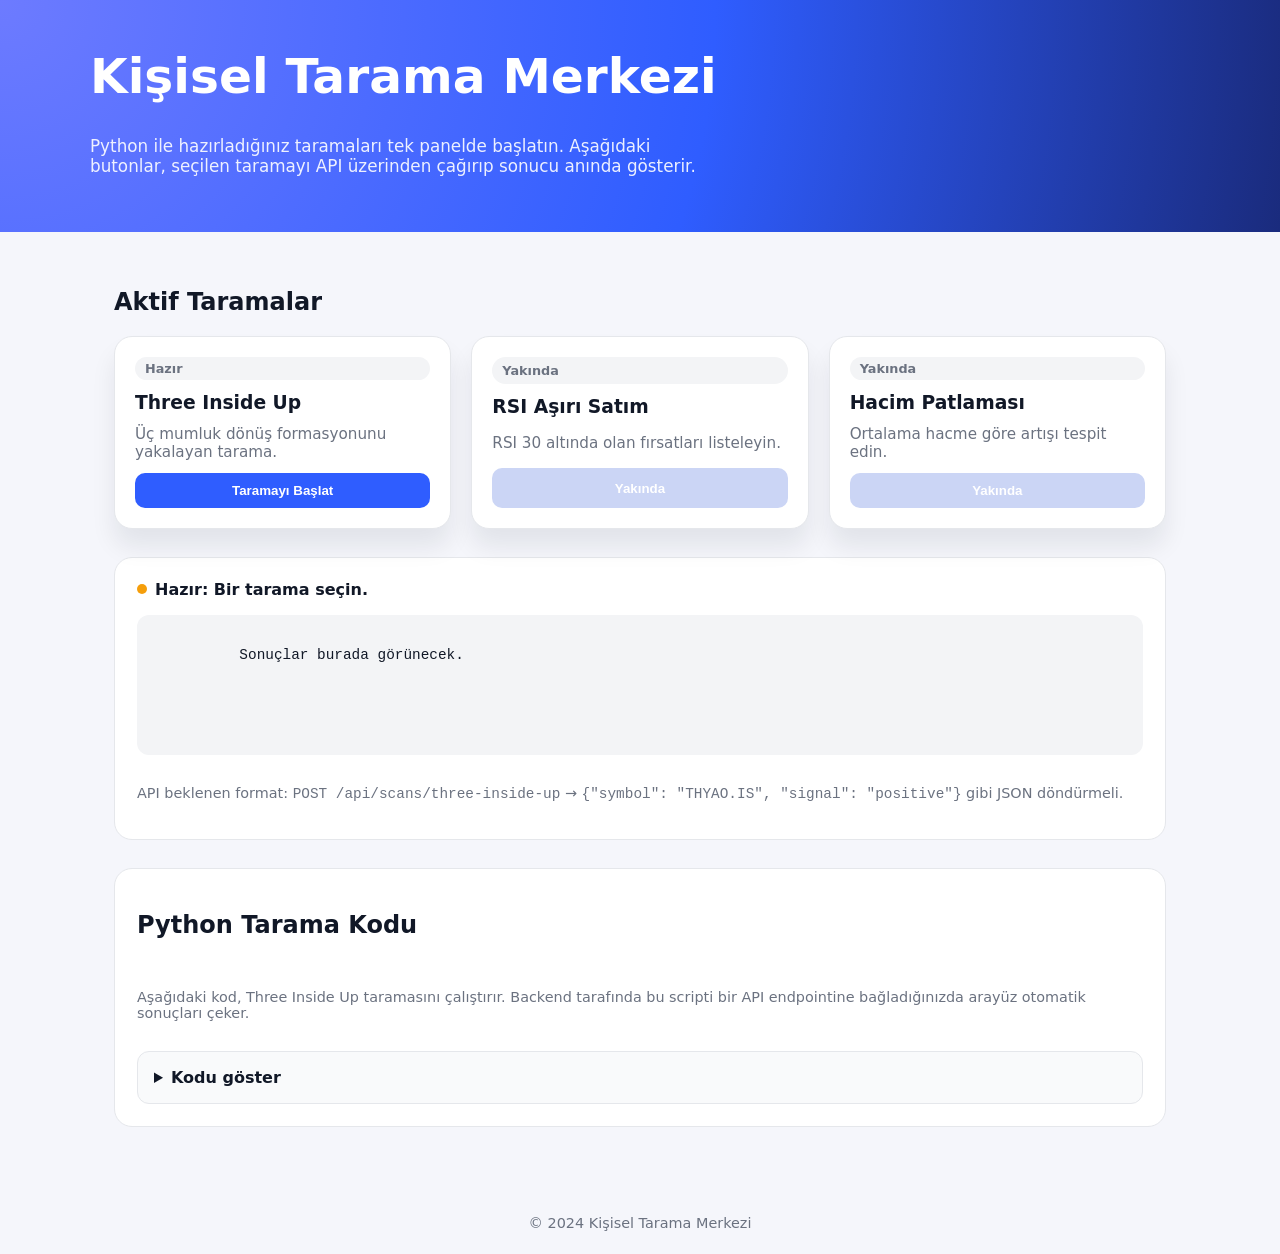
<file: tarama.html>
<!doctype html>
<html lang="tr">
  <head>
    <meta charset="UTF-8" />
    <meta name="viewport" content="width=device-width, initial-scale=1" />
    <title>Kişisel Tarama Merkezi</title>
    <style>
      :root {
        color-scheme: light;
        font-family: "Inter", "Segoe UI", system-ui, -apple-system, sans-serif;
        --bg: #f5f6fb;
        --panel: #ffffff;
        --primary: #2f5dff;
        --primary-dark: #1c3db6;
        --text: #111827;
        --muted: #6b7280;
        --border: #e5e7eb;
        --success: #16a34a;
        --warning: #f59e0b;
        --error: #ef4444;
      }

      * {
        box-sizing: border-box;
      }

      body {
        margin: 0;
        background: var(--bg);
        color: var(--text);
      }

      header {
        background: radial-gradient(circle at top left, #6d7bff, #2f5dff 55%, #1a2b7d);
        color: #fff;
        padding: 48px 24px 56px;
      }

      .container {
        max-width: 1100px;
        margin: 0 auto;
      }

      .hero {
        display: grid;
        gap: 20px;
      }

      .hero h1 {
        font-size: clamp(2.2rem, 3.8vw, 3.2rem);
        margin: 0 0 12px;
      }

      .hero p {
        margin: 0;
        font-size: 1.05rem;
        color: rgba(255, 255, 255, 0.9);
        max-width: 640px;
      }

      main {
        padding: 36px 24px 64px;
      }

      .grid {
        display: grid;
        gap: 20px;
        grid-template-columns: repeat(auto-fit, minmax(260px, 1fr));
      }

      .card {
        background: var(--panel);
        border: 1px solid var(--border);
        border-radius: 18px;
        padding: 20px;
        display: grid;
        gap: 12px;
        box-shadow: 0 18px 24px rgba(15, 23, 42, 0.08);
      }

      .card h3 {
        margin: 0;
      }

      .card p {
        margin: 0;
        color: var(--muted);
        font-size: 0.95rem;
      }

      .card button {
        border: none;
        background: var(--primary);
        color: #fff;
        padding: 10px 16px;
        border-radius: 10px;
        cursor: pointer;
        font-weight: 600;
        transition: background 0.2s ease, transform 0.2s ease;
      }

      .card button:hover {
        background: var(--primary-dark);
        transform: translateY(-1px);
      }

      .card button:disabled {
        background: #cbd5f5;
        cursor: not-allowed;
        transform: none;
      }

      .badge {
        display: inline-flex;
        align-items: center;
        gap: 6px;
        font-size: 0.8rem;
        font-weight: 600;
        color: var(--muted);
        background: #f3f4f6;
        padding: 4px 10px;
        border-radius: 999px;
      }

      .panel {
        margin-top: 28px;
        background: var(--panel);
        border-radius: 18px;
        border: 1px solid var(--border);
        padding: 22px;
        display: grid;
        gap: 16px;
      }

      .status {
        display: flex;
        align-items: center;
        gap: 8px;
        font-weight: 600;
      }

      .status span {
        width: 10px;
        height: 10px;
        border-radius: 999px;
        background: var(--warning);
      }

      .status.success span {
        background: var(--success);
      }

      .status.error span {
        background: var(--error);
      }

      .result {
        background: #f3f4f6;
        border-radius: 12px;
        padding: 16px;
        font-family: "Fira Code", "Cascadia Code", monospace;
        font-size: 0.9rem;
        white-space: pre-wrap;
        min-height: 140px;
      }

      .note {
        color: var(--muted);
        font-size: 0.9rem;
      }

      details {
        background: #f9fafb;
        border: 1px solid var(--border);
        border-radius: 12px;
        padding: 16px;
      }

      details summary {
        cursor: pointer;
        font-weight: 600;
      }

      code {
        font-family: "Fira Code", "Cascadia Code", monospace;
      }

      footer {
        text-align: center;
        padding: 24px;
        color: var(--muted);
        font-size: 0.9rem;
      }
    </style>
  </head>
  <body>
    <header>
      <div class="container hero">
        <h1>Kişisel Tarama Merkezi</h1>
        <p>
          Python ile hazırladığınız taramaları tek panelde başlatın. Aşağıdaki butonlar, seçilen
          taramayı API üzerinden çağırıp sonucu anında gösterir.
        </p>
      </div>
    </header>

    <main class="container">
      <section>
        <h2>Aktif Taramalar</h2>
        <div class="grid">
          <article class="card">
            <div class="badge">Hazır</div>
            <h3>Three Inside Up</h3>
            <p>Üç mumluk dönüş formasyonunu yakalayan tarama.</p>
            <button data-scan="three-inside-up">Taramayı Başlat</button>
          </article>
          <article class="card">
            <div class="badge">Yakında</div>
            <h3>RSI Aşırı Satım</h3>
            <p>RSI 30 altında olan fırsatları listeleyin.</p>
            <button disabled>Yakında</button>
          </article>
          <article class="card">
            <div class="badge">Yakında</div>
            <h3>Hacim Patlaması</h3>
            <p>Ortalama hacme göre artışı tespit edin.</p>
            <button disabled>Yakında</button>
          </article>
        </div>
      </section>

      <section class="panel" id="results">
        <div class="status" id="status">
          <span></span>
          Hazır: Bir tarama seçin.
        </div>
        <div class="result" id="result">
          Sonuçlar burada görünecek.
        </div>
        <p class="note">
          API beklenen format: <code>POST /api/scans/three-inside-up</code> →
          <code>{"symbol": "THYAO.IS", "signal": "positive"}</code> gibi JSON döndürmeli.
        </p>
      </section>

      <section class="panel">
        <h2>Python Tarama Kodu</h2>
        <p class="note">
          Aşağıdaki kod, Three Inside Up taramasını çalıştırır. Backend tarafında bu scripti bir API
          endpointine bağladığınızda arayüz otomatik sonuçları çeker.
        </p>
        <details>
          <summary>Kodu göster</summary>
          <pre><code>import yfinance as yf
import pandas as pd
from datetime import datetime, timedelta

def check_three_inside_up(df):
    if len(df) &lt; 3:
        return False

    first, second, third = df.iloc[-3], df.iloc[-2], df.iloc[-1]

    if (
        first.isna().any() or
        second.isna().any() or
        third.isna().any()
    ):
        return False

    first_open = float(first['Open'])
    first_close = float(first['Close'])
    second_open = float(second['Open'])
    second_close = float(second['Close'])
    third_open = float(third['Open'])
    third_close = float(third['Close'])

    if (
        (first_close &lt; first_open) and
        (second_open &gt; first_close) and (second_close &lt; first_open) and
        (third_close &gt; second_open) and (third_close &gt; first_open) and (third_open &lt; third_close)
    ):
        return True

    return False

def find_three_inside_up_stocks():
    today = datetime.now().strftime('%Y-%m-%d')
    stocks = ["AKBNK.IS", "GARAN.IS", "THYAO.IS"]
    three_inside_up_stocks = []

    for stock in stocks:
        df = yf.download(stock, start=(datetime.now() - timedelta(days=10)).strftime('%Y-%m-%d'), end=today)
        if df.empty or df.isna().any().any():
            continue
        if check_three_inside_up(df):
            three_inside_up_stocks.append(stock)

    return three_inside_up_stocks</code></pre>
        </details>
      </section>
    </main>

    <footer>© 2024 Kişisel Tarama Merkezi</footer>

    <script>
      const status = document.getElementById("status");
      const result = document.getElementById("result");

      const setStatus = (message, state = "") => {
        status.classList.remove("success", "error");
        if (state) {
          status.classList.add(state);
        }
        status.innerHTML = `<span></span>${message}`;
      };

      const renderResults = (items) => {
        if (!items || items.length === 0) {
          result.textContent = "Bugün Three Inside Up formasyonu görülen hisse yok.";
          return;
        }
        const lines = items.map((item) => `• ${item.symbol ?? item}`).join("\n");
        result.textContent = `Sonuçlar:\n${lines}`;
      };

      document.querySelectorAll("button[data-scan]").forEach((button) => {
        button.addEventListener("click", async () => {
          const scanKey = button.dataset.scan;
          setStatus(`Tarama çalışıyor: ${scanKey}`);
          result.textContent = "Python taraması çalıştırılıyor...";

          try {
            const response = await fetch(`/api/scans/${scanKey}`, {
              method: "POST",
              headers: { "Content-Type": "application/json" },
            });

            if (!response.ok) {
              throw new Error("API hatası");
            }

            const data = await response.json();
            const items = Array.isArray(data) ? data : data.results || [];
            setStatus(`Tarama tamamlandı: ${scanKey}`, "success");
            renderResults(items);
          } catch (error) {
            setStatus(`Bağlantı kurulamadı: ${scanKey}`, "error");
            result.textContent =
              "Backend henüz bağlı değil. API hazır olduğunda sonuçlar burada görünecek.";
          }
        });
      });
    </script>
  </body>
</html>
</file>
